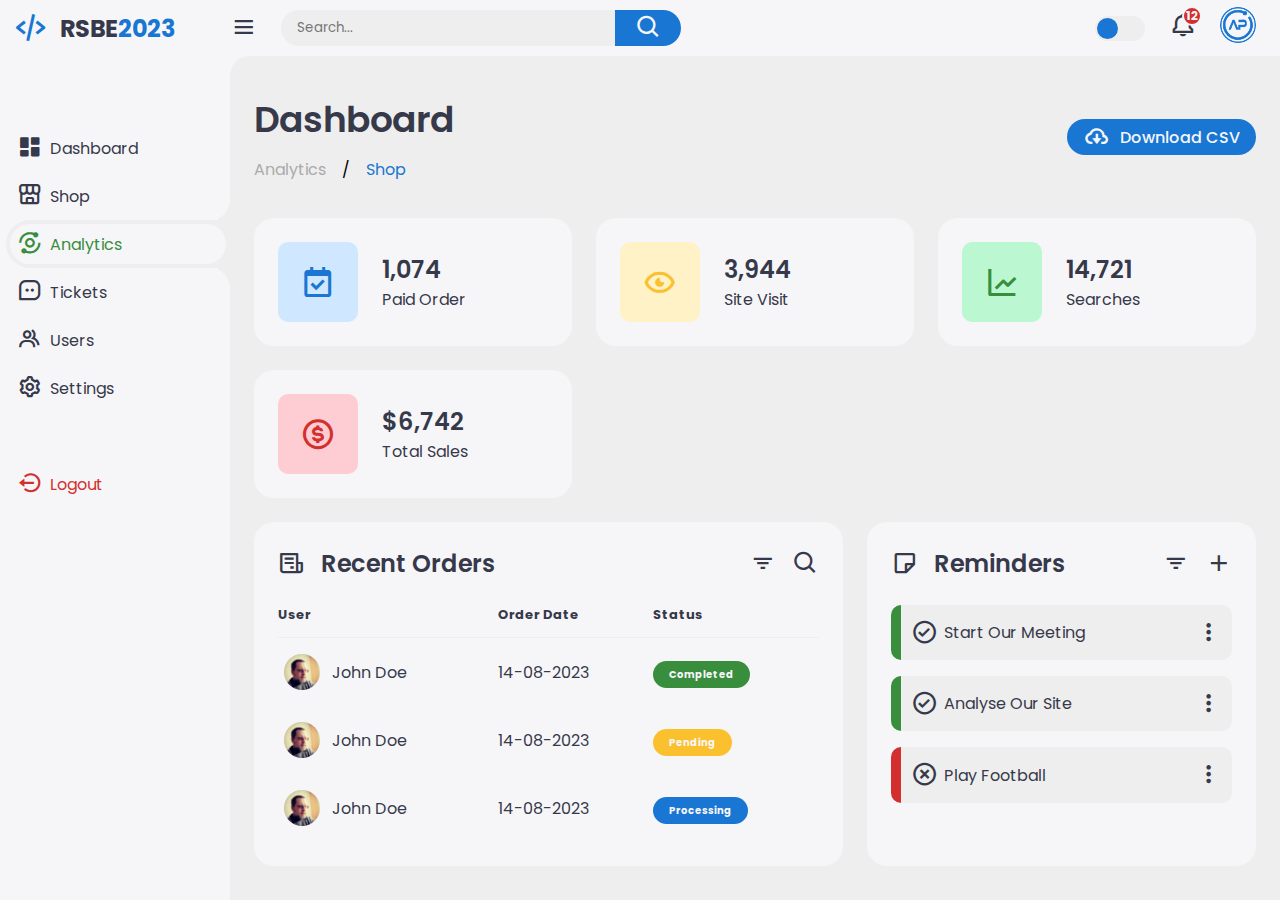
<file: admin_dash/index.html>
<!DOCTYPE html>
<html lang="en">
    <head>
        <meta charset="utf-8">
        <meta name="viewport" content="width=device-width, initial-scale=1">
        <link href='https://unpkg.com/boxicons@2.1.4/css/boxicons.min.css' rel="stylesheet">
        <link rel="stylesheet" href="style.css">
        <title>Responsive Dashboard Design</title>
    </head>
    <body>
       <!-- Sidebar -->
       <div class="sidebar">
        <a href="#" class="logo">
            <i class="bx bx-code-alt"></i>
            <div class="logo-name"><span>RSBE</span>2023</div>
        </a>
        <ul class="side-menu">
            <li><a href="#"><i class="bx bxs-dashboard"></i>Dashboard</a></li>
            <li><a href="#"><i class="bx bx-store-alt"></i>Shop</a></li>
            <li class="active"><a href="#""><i class="bx bx-analyse"></i>Analytics</a></li>
            <li><a href="#"><i class="bx bx-message-square-dots"></i>Tickets</a></li>
            <li><a href="#"><i class="bx bx-group"></i>Users</a></li>
            <li><a href="#"><i class="bx bx-cog"></i>Settings</a></li>
        </ul>
        <ul class="side-menu">
            <li>
                <a href="#" class="logout">
                    <i class= "bx bx-log-out-circle"></i>
                    Logout
                </a>
               
            </li>
        </ul>
       </div>
       <!-- end of sidebar -->
       
       <!-- Main content -->
       <div class="content">
        <!-- Navbar -->
        <nav>
            <i class="bx bx-menu"></i>
            <form action="#">
                <div class="form-input">
                    <input type="search" placeholder="Search...">
                    <button class="search-btn" type="submit"><i class="bx bx-search"></i></button>
                </div>
            </form>
            <input type="checkbox" id="theme-toggle" hidden>
            <label for="theme-toggle" class="theme-toggle"></label>
            <a href="#" class="notif">
                <i class="bx bx-bell"></i>
                <span class="count">12</span>
            </a>
            <a href="#" class="profile">
                <img src="images/logo.png">
            </a>
        </nav>
        <!-- End of navbar -->
        <main>
            <div class="header">
                <div class="left">
                    <h1>Dashboard</h1>
                    <ul class="breadcrumb">
                        <li><a href="#">
                            Analytics
                        </a></li>
                        /
                        <li><a href="#"
                        class="active">Shop</a></li>
                    </ul>
                </div>
                <a href="#" class="report">
                    <i class="bx bx-cloud-download"></i>
                    <span>Download CSV</span>
                </a>
            </div>

            <!-- Insights -->
            <ul class="insights">
                <li>
                    <i class="bx bx-calendar-check"></i>
                    <span class="info">
                        <h3>
                            1,074
                        </h3>
                        <p>Paid Order</p>
                    </span>
                </li>
                <li>
                    <i class="bx bx-show-alt"></i>
                    <span class="info">
                        <h3>
                            3,944
                        </h3>
                        <p>Site Visit</p>
                    </span>
                </li>
                <li>
                    <i class="bx bx-line-chart"></i>
                    <span class="info">
                        <h3>
                            14,721
                        </h3>
                        <p>Searches</p>
                    </span>
                </li>
                <li>
                    <i class="bx bx-dollar-circle"></i>
                    <span class="info">
                        <h3>
                            $6,742
                        </h3>
                        <p>Total Sales</p>
                    </span>
                </li>
            </ul>
            <!-- End of insights -->
            <div class="bottom-data">
                <div class="orders">
                    <div class="header">
                        <i class="bx bx-receipt"></i>
                        <h3>Recent Orders</h3>
                        <i class="bx bx-filter"></i>
                        <i class="bx bx-search"></i>
                    </div>
                    <table>
                        <thead>
                            <tr>
                                <th>User</th>
                                <th>Order Date</th>
                                <th>Status</th>
                            </tr>
                        </thead>
                        <tbody>
                            <tr>
                                <td>
                                    <img src="images/profile-1.jpg">
                                    <p>John Doe</p>
                                </td>
                                <td>14-08-2023</td>
                                <td><span class="status completed">Completed</span></td>
                            </tr>
                            <tr>
                                <td>
                                    <img src="images/profile-1.jpg">
                                    <p>John Doe</p>
                                </td>
                                <td>14-08-2023</td>
                                <td><span class="status pending">Pending</span></td>
                            </tr>
                            <tr>
                                <td>
                                    <img src="images/profile-1.jpg">
                                    <p>John Doe</p>
                                </td>
                                <td>14-08-2023</td>
                                <td><span class="status process">Processing</span></td>
                            </tr>
                        </tbody>
                    </table>
                </div>
                <!-- Reminders -->
                <div class="reminders">
                    <div class="header">
                        <i class="bx bx-note"></i>
                        <h3>Reminders</h3>
                        <i class="bx bx-filter"></i>
                        <i class="bx bx-plus"></i>
                    </div>
                    <ul class="task-list">
                        <li class="completed">
                            <div class="task-title">
                                <i class="bx bx-check-circle"></i>
                                <p>Start Our Meeting</p>
                            </div>
                            <i class="bx bx-dots-vertical-rounded"></i>
                        </li>
                        <li class="completed">
                            <div class="task-title">
                                <i class="bx bx-check-circle"></i>
                                <p>Analyse Our Site</p>
                            </div>
                            <i class="bx bx-dots-vertical-rounded"></i>
                        </li>
                        <li class="not-completed">
                            <div class="task-title">
                                <i class="bx bx-x-circle"></i>
                                <p>Play Football</p>
                            </div>
                            <i class="bx bx-dots-vertical-rounded"></i>
                        </li>
                    </ul>
                </div>
                <!-- End of reminders -->
            </div>
        </main>
       </div>

        <script src="index.js"></script>
    </body>
</html>
</file>
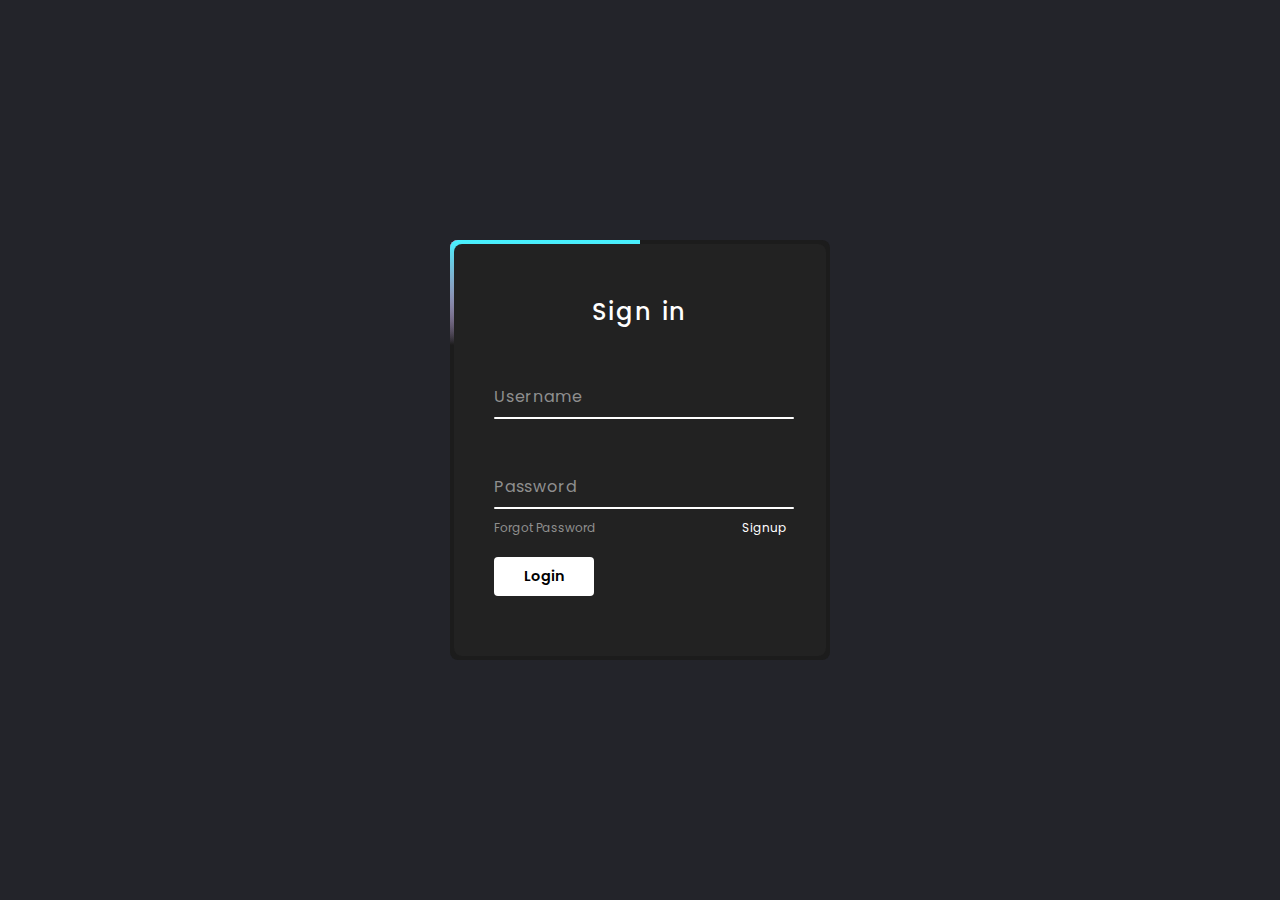
<file: login_page_anim/index.html>
<html lang="en">
<head>
    <meta charset="UTF-8">
    <meta name="viewport" content="width=device-width, initial-scale=1.0">
    <title>Sign in</title>
    <link rel="stylesheet" href="style.css">
</head>
<body>
    <div class="box">
        <span class="borderline"></span>
        <form>
            <h2>Sign in</h2>
            <div class="inputBox">
                <input type="text" required="required">
                <span>Username</span>
                <i></i>
            </div>
            <div class="inputBox">
                <input type="password" required="required">
                <span>Password</span>
                <i></i>
            </div>
            <div class="links">
                <a href="#">Forgot Password</a>
                <a href="#">Signup</a>
            </div>
            <input type="submit" value="Login">
        </form>
    </div>
</body>
</html>
</file>
<file: admin_dash/style.css>
@import url('https://fonts.googleapis.com/css2?family=Poppins:ital,wght@0,300;0,400;0,500;0,700;0,800;0,900;1,600&display=swap');

:root {
    --light: #f6f6f9;
    --primary: #1976D2;
    --light-primary: #cfe8ff;
    --grey: #eee;
    --dark-gray: #AAAAAA;
    --dark: #363949;
    --danger: #D32F2F;
    --light-danger: #FECDD3;
    --warning: #FBC02D;
    --light-warning: #FFF2C6;
    --success: #388E3C;
    --light-success: #BBF7D0;
}

* {
    margin: 0;
    padding: 0;
    box-sizing: border-box;
    font-family: 'Poppins', sans-serif;
}

.bx {
    font-size: 1.7rem;
}

a {
    text-decoration: none;
}

li {
    list-style: none;
}

html {
    overflow-x: hidden;
}

body.dark {
    --light: #181a1e;
    --grey: #25252c;
    --dark: #fbfbfb;
}

body {
    background: var(--grey);
    overflow-x: hidden;
}

.sidebar {
    position: fixed;
    top: 0;
    left: 0;
    background: var(--light);
    width: 230px;
    height: 100%;
    z-index: 2000;
    overflow-x: hidden;
    scrollbar-width: none;
    transition: all 0.3s ease;
}

.sidebar::-webkit-scrollbar {
    display: none;
}

.sidebar.close {
    width: 60px;
}

.sidebar .logo {
    font-size: 24px;
    font-weight: 700;
    height: 56px;
    display: flex;
    align-items: center;
    color: var(--primary);
    z-index: 500;
    padding-bottom: 20px;
    box-sizing: content-box;
}

.sidebar .logo .logo-name span {
    color: var(--dark);
}

.sidebar .logo .bx {
    min-width: 60px;
    display: flex;
    justify-content: center;
    font-size: 2.2rem;
}

.sidebar .side-menu {
    width: 100%;
    margin-top: 48px;
}

.sidebar .side-menu li {
    height: 48px;
    background: transparent;
    margin-left: 6px;
    border-radius: 48px 0 0 48px;
    padding: 4px;
}

.sidebar .side-menu li.active {
    background: var(--grey);
    position: relative;
}

.sidebar .side-menu li.active::before {
    content: "";
    position: absolute;
    width: 40px;
    height: 40px;
    border-radius: 50%;
    top: -40px;
    right: 0;
    box-shadow: 28px 20px 0 var(--grey);
    z-index: -1;
}

.sidebar .side-menu li.active::after {
    content: "";
    position: absolute;
    width: 40px;
    height: 40px;
    border-radius: 50%;
    bottom: -40px;
    right: 0;
    box-shadow: 28px -20px 0 var(--grey);
    z-index: -1;
}

.sidebar .side-menu li a {
    width: 100%;
    height: 100%;
    background: var(--light);
    display: flex;
    align-items: center;
    border-radius: 48px;
    font-size: 16px;
    color: var(--dark);
    white-space: nowrap;
    overflow-x: hidden;
    transition: all 0.3s ease;
}

.sidebar .side-menu li.active a {
    color: var(--success);
}

.sidebar.close .side-menu li a {
    width: calc(48px - (4px * 2));
    transition: all 0.3s ease;
}

.sidebar .side-menu li a .bx {
    min-width: calc(60px - (4px + 6px) * 2);
    display: flex;
    font-size: 1.6rem;
    justify-content: center;
}

.sidebar .side-menu li a.logout {
    color: var(--danger);
}

.content {
    position: relative;
    width: calc(100% - 230px);
    left: 230px;
    transition: all 0.3s ease;
}

.sidebar.close~.content {
    width: calc(100% - 60px);
    left: 60px;
}

.content nav {
    height: 56px;
    background: var(--light);
    padding: 0 24px 0 0;
    display: flex;
    align-items: center;
    grid-gap: 24px;
    position: sticky;
    top: 0;
    left: 0;
    z-index: 1000;
}

.content nav::before {
    content: "";
    position: absolute;
    width: 40px;
    height: 40px;
    bottom: -40px;
    left: 0;
    border-radius: 50%;
    box-shadow: -20px -20px 0 var(--light);
}

.content nav a {
    color: var(--dark);
}

.content nav .bx.bx-menu {
    cursor: pointer;
    color: var(--dark);
}

.content nav form {
    max-width: 400px;
    width: 100%;
    margin-right: auto;
}

.content nav form .form-input {
    display: flex;
    align-items: center;
    height: 36px;
}

.content nav form .form-input input {
    flex-grow: 1;
    padding: 0 16px;
    height: 100%;
    border: none;
    background: var(--grey);
    border-radius: 36px 0 0 36px;
    outline: none;
    width: 100%;
    color: var(--dark);
}

.content nav form .form-input button {
    width: 80px;
    height: 100%;
    display: flex;
    justify-content: center;
    align-items: center;
    background: var(--primary);
    color: var(--light);
    font-size: 18px;
    border: none;
    outline: none;
    border-radius: 0 36px 36px 0;
    cursor: pointer;
}

.content nav .notif {
    font-size: 20px;
    position: relative;
}

.content nav .notif .count {
    position: absolute;
    top: -6px;
    right: -6px;
    width: 20px;
    height: 20px;
    background:  var(--danger);
    border-radius: 50%;
    color: var(--light);
    border: 2px solid var(--light);
    font-weight: 700;
    font-size: 12px;
    display: flex;
    align-items: center;
    justify-content: center;
}

.content nav .profile img {
    width: 36px;
    height: 36px;
    object-fit: cover;
    border-radius: 50%;
}

.content nav .theme-toggle {
    display: block;
    min-width: 50px;
    height: 25px;
    background: var(--grey);
    cursor: pointer;
    position: relative;
    border-radius: 25px;
}

.content nav .theme-toggle::before {
    content: "";
    position: absolute;
    top: 2px;
    left: 2px;
    bottom: 2px;
    width: calc(25px - 4px);
    background: var(--primary);
    border-radius: 50%;
    transition: all 0.3s ease;
}

.content nav #theme-toggle:checked+.theme-toggle::before {
    left: calc(100% - (25px - 4px) - 2px);
}

.content main {
    width: 100%;
    padding: 36px 24px;
    max-height:  calc(100vh - 56px);
}

.content main .header {
    display: flex;
    align-items: center;
    justify-content: space-between;
    grid-gap: 16px;
    flex-wrap: wrap;
}

.content main .header .left h1 {
    font-size: 36px;
    font-weight: 600;
    margin-bottom: 10px;
    color: var(--dark);
}

.content main .header .left .breadcrumb {
    display: flex;
    cursor: pointer;
    align-items: center;
    grid-gap: 16px;
}

.content main .header .left .breadcrumb li {
    color: var(--dark);
}

.content main .header .left .breadcrumb li a {
    color: var(--dark-gray);
    pointer-events: none;
}

.content main .header .left .breadcrumb li a.active {
    color: var(--primary);
    pointer-events: none;
}

.content main .header .report {
    height: 36px;
    padding: 0 16px;
    border-radius: 36px;
    background: var(--primary);
    color: var(--light);
    display: flex;
    align-items: center;
    justify-content: center;
    grid-gap: 10px;
    font-weight: 500;
}

.content main .insights {
    display: grid;
    grid-template-columns: repeat(auto-fit, minmax(240px, 1fr));
    grid-gap: 24px;
    margin-top: 36px;
}

.content main .insights li {
    padding: 24px;
    background: var(--light);
    border-radius: 20px;
    display: flex;
    align-items: center;
    grid-gap: 24px;
    cursor: pointer;
}

.content main .insights li .bx {
    width: 80px;
    height: 80px;
    border-radius: 10px;
    font-size: 36px;
    display: flex;
    align-items: center;
    justify-content: center;
}

.content main .insights li:nth-child(1) .bx {
    background: var(--light-primary);
    color: var(--primary);    
}

.content main .insights li:nth-child(2) .bx {
    background: var(--light-warning);
    color: var(--warning);    
}

.content main .insights li:nth-child(3) .bx {
    background: var(--light-success);
    color: var(--success);    
}

.content main .insights li:nth-child(4) .bx {
    background: var(--light-danger);
    color: var(--danger);    
}

.content main .insights li .info h3 {
    font-size: 24px;
    font-weight: 600;
    color: var(--dark);
}

.content main .insights li .info p {
    color: var(--dark);
}

.content main .bottom-data {
    display: flex;
    flex-wrap: wrap;
    grid-gap: 24px;
    margin-top: 24px;
    width: 100%;
    color: var(--dark);
}

.content main .bottom-data>div {
    border-radius: 20px;
    background: var(--light);
    padding: 24px;
    overflow-x: auto;
}

.content main .bottom-data .header {
    display: flex;
    align-items: center;
    grid-gap: 16px;
    margin-bottom: 24px;
}

.content main .bottom-data .header h3 {
    margin-right: auto;
    font-size: 24px;
    font-weight: 600;
}

.content main .bottom-data .header .bx {
    cursor: pointer;
}

.content main .bottom-data .orders {
    flex-grow: 1;
    flex-basis: 500px;
}

.content main .bottom-data .orders table {
    width: 100%;
    border-collapse: collapse;
}

.content main .bottom-data .orders table th {
    padding-bottom: 12px;
    font-size: 13px;
    text-align: left;
    border-bottom: 1px solid var(--grey);
}

.content main .bottom-data .orders table td {
    padding: 16px 0;
}

.content main .bottom-data .orders table tr td:first-child {
    display: flex;
    align-items: center;
    grid-gap: 12px;
    padding-left: 6px;
}

.content main .bottom-data .orders table td img {
    width: 36px;
    height: 36px;
    border-radius: 50%;
    object-fit: cover;
}

.content main .bottom-data .orders table tbody tr {
    cursor: pointer;
    transition: all 0.3s ease;
}

.content main .bottom-data .orders table tbody tr:hover {
    background: var(--grey);
}

.content main .bottom-data .orders table tr td .status {
    font-size: 10px;
    padding: 6px 16px;
    color: var(--light);
    border-radius: 20px;
    font-weight: 700;
}

.content main .bottom-data .orders table tr td .status.completed {
    background: var(--success);
}

.content main .bottom-data .orders table tr td .status.process {
    background: var(--primary);
}

.content main .bottom-data .orders table tr td .status.pending {
    background: var(--warning);
}

.content main .bottom-data .reminders {
    flex-grow: 1;
    flex-basis: 300px;
}

.content main .bottom-data .reminders .task-list {
    width: 100%;
}

.content main .bottom-data .reminders .task-list li {
    width: 100%;
    margin-bottom: 16px;
    background: var(--grey);
    padding: 14px 10px;
    border-radius: 10px;
    display: flex;
    align-items: center;
    justify-content: space-between;
}

.content main .bottom-data .reminders .task-list li .task-title {
    display: flex;
    align-items: center;
}

.content main .bottom-data .reminders .task-list li .task-title p {
    margin-left: 6px;
}

.content main .bottom-data .reminders .task-list li .bx {
    cursor: pointer;
}

.content main .bottom-data .reminders .task-list li.completed {
    border-left: 10px solid var(--success);
}

.content main .bottom-data .reminders .task-list li.not-completed {
    border-left: 10px solid var(--danger);
}

.content main .bottom-data .reminders .task-list li:last-child {
    margin-bottom: 0;
}

@media screen and (max-width: 768px) {
    .sidebar {
        width: 200;
    }

    .content {
        width: calc(100% - 60px);
        left: 200px;
    }
}

@media screen and (max-width: 576px){
    .content nav form .form-input input {
        display: none;
    }

    .content nav form .form-input button {
        width: auto;
        height: auto;
        background: transparent;
        color: var(--dark);
        border-radius: none;
    }

    .content nav form.show .form-input input {
        display: block;
        width: 100%;
    }
    .content nav form.show .form-input button {
        width: 36px;
        height: 100%;
        color: var(--light);
        background: var(--danger);
        border-radius: 0 36px 36px 0;
    }

    .content nav form.show~.notif, .content nav form.show~.profile {
        display: none;
    }

    .content main .insights {
        grid-template-columns: 1fr;
    }

    .content main .bottom-data .header {
        min-width: 340px;
    }

    .content main .bottom-data .orders table {
        min-width: 340px;
    }

    .content main .bottom-data .reminders .task-list {
        min-width: 340px;
    }

}
</file>
<file: login_page_anim/style.css>
@import url("https://fonts.googleapis.com/css2?family=Poppins:wght@300;400;500;600;700;800;900&display=swap");
*{
    margin: 0;
    padding: 0;
    box-sizing: border-box;
    font-family: 'Poppins', sans-serif;
}
body{
    display: flex;
    justify-content: center;
    align-items: center;
    min-height: 100vh;
    background: #23242a;

}
.box{
    position: relative;
    width: 380px;
    height: 420px;
    background: #1c1c1c;
    border-radius: 8px;
    overflow: hidden;
}
.box::before
{
    content: '';
    position: absolute;
    top: -50%;
    left: -50%;
    width: 380px;
    height: 420px;
    background: linear-gradient(0deg, transparent,
    transparent, #45f3ff, #45f3ff, #45f3ff);
    z-index: 1;
    transform-origin: bottom right;
    animation: animate 6s linear infinite;
}
.box::after
{
    content: '';
    position: absolute;
    top: -50%;
    left: -50%;
    width: 380px;
    height: 420px;
    background: linear-gradient(0deg, transparent,
    transparent, #45f3ff, #45f3ff, #45f3ff);
    z-index: 1;
    transform-origin: bottom right;
    animation: animate 6s linear infinite;
    animation-delay: -3s;
}
.borderline
{
    position: absolute;
    top: 0;
    inset: 0;
}
.borderline::before
{
    content: '';
    position: absolute;
    top: -50%;
    left: -50%;
    width: 380px;
    height: 420px;
    background: linear-gradient(0deg, transparent,
    transparent, #ff2770, #ff2770, #ff2770);
    z-index: 1;
    transform-origin: bottom right;
    animation: animate 6s linear infinite;
    animation-delay: -1.5s;
}
.borderline::after
{
    content: '';
    position: absolute;
    top: -50%;
    left: -50%;
    width: 380px;
    height: 420px;
    background: linear-gradient(0deg, transparent,
    transparent, #ff2770, #ff2770, #ff2770);
    z-index: 1;
    transform-origin: bottom right;
    animation: animate 6s linear infinite;
    animation-delay: -4.5s;
}
@keyframes animate 
{
    0%
    {
        transform: rotate(0deg);
    }
    100%
    {
        transform: rotate(360deg);
    }
}
.box form{
    position: absolute;
    inset: 4px;
    background: #222;
    padding: 50px 40px;
    border-radius: 8px;
    z-index: 2;
    display: flex;
    flex-direction: column;
}
.box form h2{
    color: #fff;
    font-weight: 500;
    text-align: center;
    letter-spacing: 0.1em;
}
.box form .inputBox{
    position: relative;
    width: 300px;
    margin-top: 35px;
}
.box form .inputBox input{    
    position: relative;
    width: 100%;
    padding: 20px 10px 10px;
    background: transparent;
    outline: none;
    border: none;
    box-shadow: none;
    color: #23242a;
    font-size: 1em;
    letter-spacing: 0.05em;
    transition: 0.5s;
    z-index: 10;
}
.box form .inputBox span{
    position: absolute;
    left: 0;
    padding: 20px 0px 10px;
    pointer-events: none;
    color: #8f8f8f;
    font-size: 1em;
    letter-spacing: 0.05em;
    transition: 0.5s;
}
.box form .inputBox input:valid ~ span,
.box form .inputBox input:focus ~ span
{
    color: #fff;
    font-size: 0.75em;
    transform: translateY(-34px);
}
.box form .inputBox i{
    position: absolute;
    left: 0;
    bottom: 0;
    width: 100%;
    height: 2px;
    background: #fff;
    border-radius: 4px;
    overflow: hidden;
    transition: 0.5s;
    pointer-events: none;
}
.box form .inputBox input:valid ~ i,
.box form .inputBox input:focus ~ i
{
    height: 44px;
}
.box form .links
{
    display: flex;
    justify-content: space-between;
}
.box form .links a
{
    margin: 10px 0;
    font-size: 0.75em;
    color: #8f8f8f;
    text-decoration: none;
}
.box form .links a:hover,
.box form .links a:nth-child(2)
{
    color: #fff;
}
.box form input[type="submit"]
{
    border: none;
    outline: none;
    padding: 9px 25px;
    background: #fff;
    cursor: pointer;
    font-size: 0.9em;
    border-radius: 4px;
    font-weight: 600;
    width: 100px;
    margin-top: 10px;
}
.box form input[type="submit"]:active
{
    opacity: 0.8;
}
</file>
